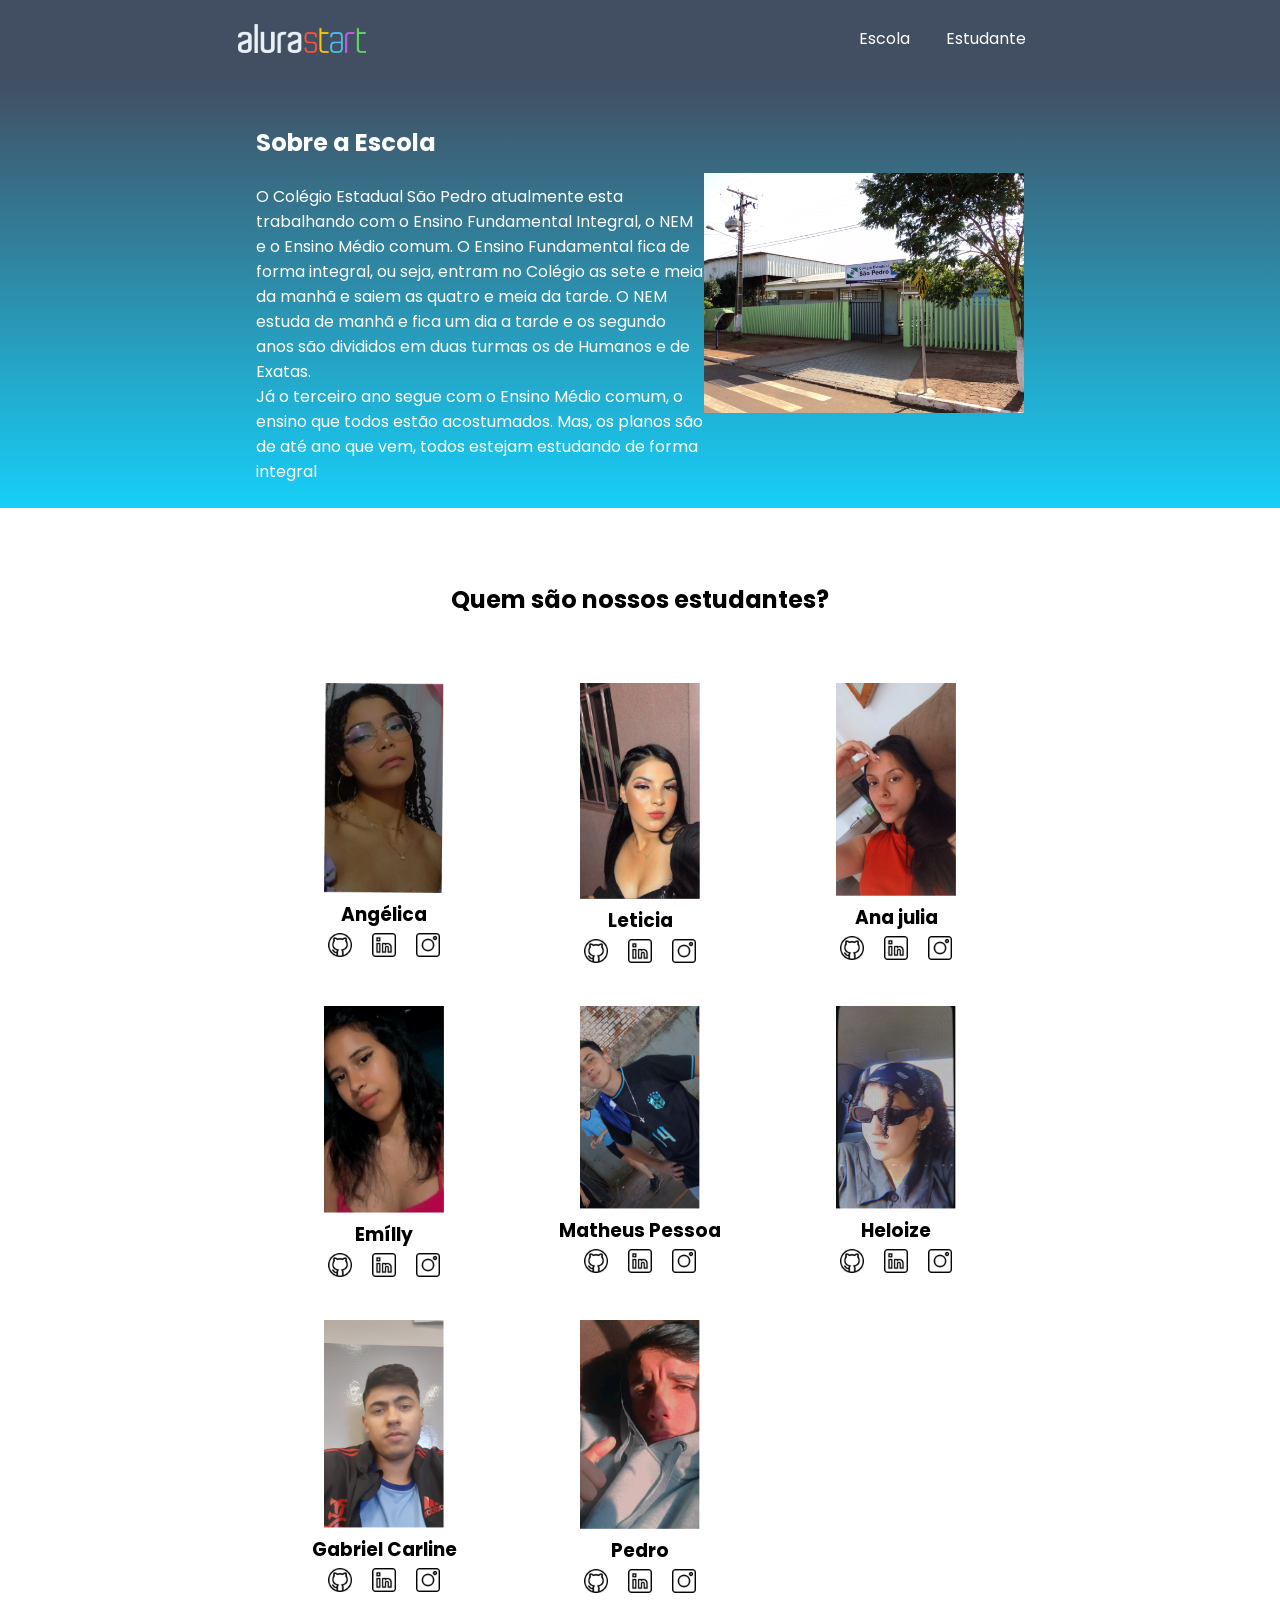
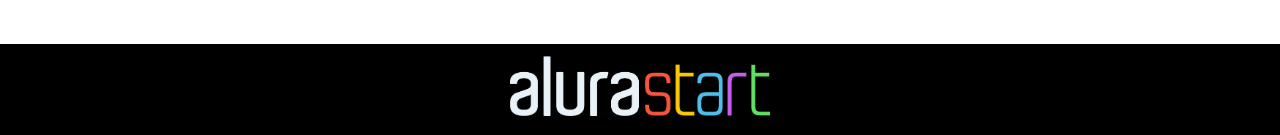
<file: index.html>
<!DOCTYPE html>
<html lang="en">
<head>
    <meta charset="UTF-8">
    <meta http-equiv="X-UA-Compatible" content="IE=edge">
    <meta name="viewport" content="width=device-width, initial-scale=1.0">
    <title>Equipe Alura Start</title>
    <link rel="stylesheet" href="style.css">
    <link rel="preconnect" href="https://fonts.googleapis.com">
    <link rel="preconnect" href="https://fonts.gstatic.com" crossorigin>
    <link href="https://fonts.googleapis.com/css2?family=Poppins&display=swap" rel="stylesheet">
</head>
<body>
    <header class="cabecalho">
        <img class="cabecalho-imagem" src="alurastart logo.png" alt="logo da alura start">
        <ul class="cabecalho-lista">
            <li class="cabecalho-lista-item">Escola</li>
            <li class="cabecalho-lista-item">Estudante</li>
        </ul>
    </header>
    <section class="escola">
        <div class="escola-div-conteudo">
            <h2 class="escola-titulo">Sobre a Escola</h2>
            <p class="escola-texto-um"> O Colégio Estadual São Pedro atualmente esta trabalhando com o Ensino Fundamental Integral, o NEM e o Ensino Médio comum.
                O Ensino Fundamental fica de forma integral, ou seja, entram no Colégio as sete e meia da manhã e saiem as quatro e meia da tarde.
                 O NEM estuda de manhã e fica um dia a tarde e os segundo anos são divididos em duas turmas os de Humanos e de Exatas.</p>
            <p class="escola-texto-dois">  Já o terceiro ano segue com o Ensino Médio comum, o ensino que todos estão acostumados.
                Mas, os planos são de até ano que vem, todos estejam estudando de forma integral </p>
        </div>
        <img class="escola-imagem" src="Formula-bro.png" alt="imagem que representa uma professora em sala de aula">
    </section>
    <section class="estudante">
        <h2 class="estudante-titulo">Quem são nossos estudantes?</h2>
        <div class="estudante-todos">
        <span></span>
        <div class="estudante-div">
            <img class="estudante-imagem" src="Marcelo.jpg" alt="foto do marcelo">
            <h3 class="estudante-nome">Angélica</h3>
            <a href="https://github.com/marcelopaludetto"><img class="estudante-icone" src="github.png" alt="icone github"></a>
            <a href="https://linkedin.com/marcelopaludetto"><img class="estudante-icone" src="linkedin.png" alt="icone linkedin"></a>
            <a href="https://instagram.com/marcelopaludetto"><img class="estudante-icone" src="instagram.png" alt="icone instagram"></a>
        </div>
        <div class="estudante-div">
            <img class="estudante-imagem" src="Leticia.jpg" alt="foto da leticia">
            <h3 class="estudante-nome">Leticia</h3>
            <a href="https://github.com/GabrielaM-L"><img class="estudante-icone" src="github.png" alt="icone github"></a>
            <a href="https://www.linkedin.com/in/gabriela-marcomini-de-lima/"><img class="estudante-icone" src="linkedin.png" alt="icone linkedin"></a>
            <a href="https://www.instagram.com/gabriela_marcomini/"><img class="estudante-icone" src="instagram.png" alt="icone instagram"></a>
        </div>
        <div class="estudante-div">
            <img class="estudante-imagem" src="Liz.jpg" alt="foto da lizandra">
            <h3 class="estudante-nome">Ana julia</h3>
            <a href="https://github.com/LizandraDuarte40"><img class="estudante-icone" src="github.png" alt="icone github"></a>
            <a href="https://www.linkedin.com/in/lizandrarlm-duarte/"><img class="estudante-icone" src="linkedin.png" alt="icone linkedin"></a>
            <a href="https://www.instagram.com/lizandrarlm"><img class="estudante-icone" src="instagram.png" alt="icone instagram"></a>
        </div>
        <span></span>
        <span></span>
        <div class="estudante-div">
            <img class="estudante-imagem" src="Joice.jpg" alt="foto da joice">
            <h3 class="estudante-nome">Emílly</h3>
            <a href="https://github.com/JoiceAlura"><img class="estudante-icone" src="github.png" alt="icone github"></a>
            <a href="https://www.linkedin.com/in/joicebarbaresco/"><img class="estudante-icone" src="linkedin.png" alt="icone linkedin"></a>
            <a href="https://www.instagram.com/joicebarbaresco/"><img class="estudante-icone" src="instagram.png" alt="icone instagram"></a>
        </div>
        <div class="estudante-div">
            <img class="estudante-imagem" src="Maria.jpg" alt="foto da maria">
            <h3 class="estudante-nome">Matheus Pessoa</h3>
            <a href="https://github.com/MagePSR"><img class="estudante-icone" src="github.png" alt="icone github"></a>
            <a href="https://www.linkedin.com/in/mariageovanna"><img class="estudante-icone" src="linkedin.png" alt="icone linkedin"></a>
            <a href="https://www.instagram.com/magpsr/"><img class="estudante-icone" src="instagram.png" alt="icone instagram"></a>
        </div>
        <div class="estudante-div">
            <img class="estudante-imagem" src="Olivia.jpg" alt="foto da olhe">
            <h3 class="estudante-nome">Heloize</h3>
            <img class="estudante-icone" src="github.png" alt="icone github">
            <a href="https://www.linkedin.com/in/olhe/"><img class="estudante-icone" src="linkedin.png" alt="icone linkedin"></a>
            <a href="https://github.com/olhe12"><img class="estudante-icone" src="instagram.png" alt="icone instagram"></a>
        </div>
        <span></span>
        <span></span>
        <div class="estudante-div">
            <img class="estudante-imagem" src="Rafa.jpg" alt="foto da rafa">
            <h3 class="estudante-nome">Gabriel Carline</h3>
            <a href="https://github.com/rafaelamunhoz12"><img class="estudante-icone" src="github.png" alt="icone github"></a>
            <a href="http://linkedin.com/in/rafaela-felix-munhoz-oliveira-02160a10a"><img class="estudante-icone" src="linkedin.png" alt="icone linkedin"></a>
            <a href="https://www.instagram.com/rafafmo/"><img class="estudante-icone" src="instagram.png" alt="icone instagram"></a>
        </div>
        <div class="estudante-div">
            <img class="estudante-imagem" src="Thais.jpg" alt="foto da thais">
            <h3 class="estudante-nome">Pedro</h3>
            <a href="https://github.com/Thaispianucci"><img class="estudante-icone" src="github.png" alt="icone github"></a>
            <a href="https://www.linkedin.com/in/thais-pianucci-benedicto-54a9a416/"><img class="estudante-icone" src="linkedin.png" alt="icone linkedin"></a>
            <a href="https://www.instagram.com/thaispianucci/"><img class="estudante-icone" src="instagram.png" alt="icone instagram"></a>
        </div>

    </div>
    </section>
    <footer class="rodape">
        <img class="rodape-imagem"src="alurastart logo.png" alt="logo da alura start">
    </footer>
</body>
</html>
</file>
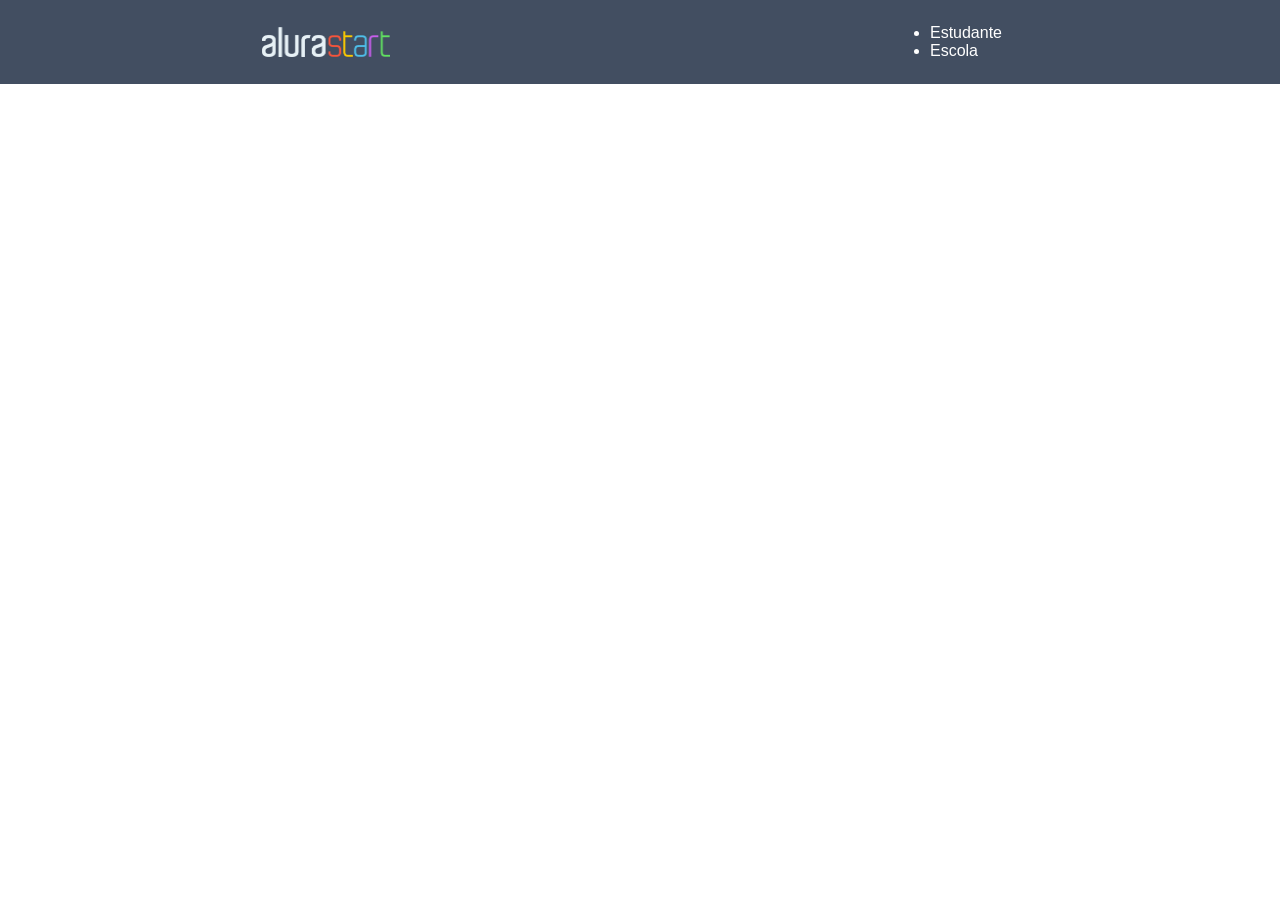
<file: programa-o-main/index.html>
<!DOCTYPE html>
<html lang="en">
<head>
    <meta charset="UTF-8">
    <meta http-equiv="X-UA-Compatible" content="IE=edge">
    <meta name="viewport" content="width=device-width, initial-scale=1.0">
    <title>Document</title>
    <link rel="stylesheet" href="style.css">
    
</head>
<body>
    <header class="cabecalho">
    <img class="cabecalho-imagem " src="img/logo da alura start .png" logo 1.png” alt=”logo da alura start”>
        <ul class="cabecalho-lista-item">
        <li>Estudante</li>
        <li>Escola</li>
        </ul>
       </header>
</body>
</file>
<file: style.css>
*{
    margin: 0;
    padding: 0;
}
body {
    font-family: 'Poppins', sans-serif;
}
.cabecalho {
    background-color: #424E61;
    color: white;
    display: flex;
    justify-content: space-around;
    align-items: center;
    padding: 24px 0;
}

.cabecalho-imagem{
    width: 10%;
}

.cabecalho-lista-item{
    display: inline-block;
    margin: 0 16px;
    font-size: 16px;
}

.escola-imagem{
    width: 25%;
}

.escola{
    background-image: linear-gradient(#424E61,#16CFF8);
    color:white;
    display: flex;
    justify-content: center;
    align-items: center;
    padding: 24px 0;
}

.escola-div-conteudo{
    width: 35%;
}


.escola-titulo{
    padding: 24px 0;
}

.estudante{
    padding: 24px 0;
}
.estudante-imagem{
    width: 120px;
}

.estudante-icone{
    width: 24px;
    padding: 4px 8px;
}

.estudante-div{
    text-align: center;
    padding: 16px 0;
}

.estudante-titulo{
    text-align: center;
    padding: 50px 0;
}

.estudante-todos{
    display: grid;
    grid-template-columns: 20% 20% 20% 20% 20%;
}

.rodape{
    background-color: black;
    text-align: center;
}

.rodape-imagem{
    height: 60px;
    padding: 12px 0;
   
}
</file>
<file: programa-o-main/style.css>
*{ margin: 0; padding: 0; } body { font-family: 'Poppins', sans-serif; } .cabecalho { background-color: #424E61; color: white; display: flex; justify-content: space-around; align-items: center; padding: 24px 0; } .cabecalho-imagem{ width: 10%; } .cabecalho-lista-item{ display: inline-block; margin: 0 16px; font-size: 16px; } .escola-imagem{ width: 25%; } .escola{ background-image: linear-gradient(#424E61,#16CFF8); color:white; display: flex; justify-content: center; align-items: center; padding: 24px 0; } .escola-div-conteudo{ width: 35%; } .escola-titulo{ padding: 24px 0; } .estudante{ padding: 24px 0; } .estudante-imagem{ width: 120px; } .estudante-icone{ width: 24px; padding: 4px 8px; } .estudante-div{ text-align: center; padding: 16px 0; } .estudante-titulo{ text-align: center; padding: 50px 0; } .estudante-todos{ display: grid; grid-template
</file>
